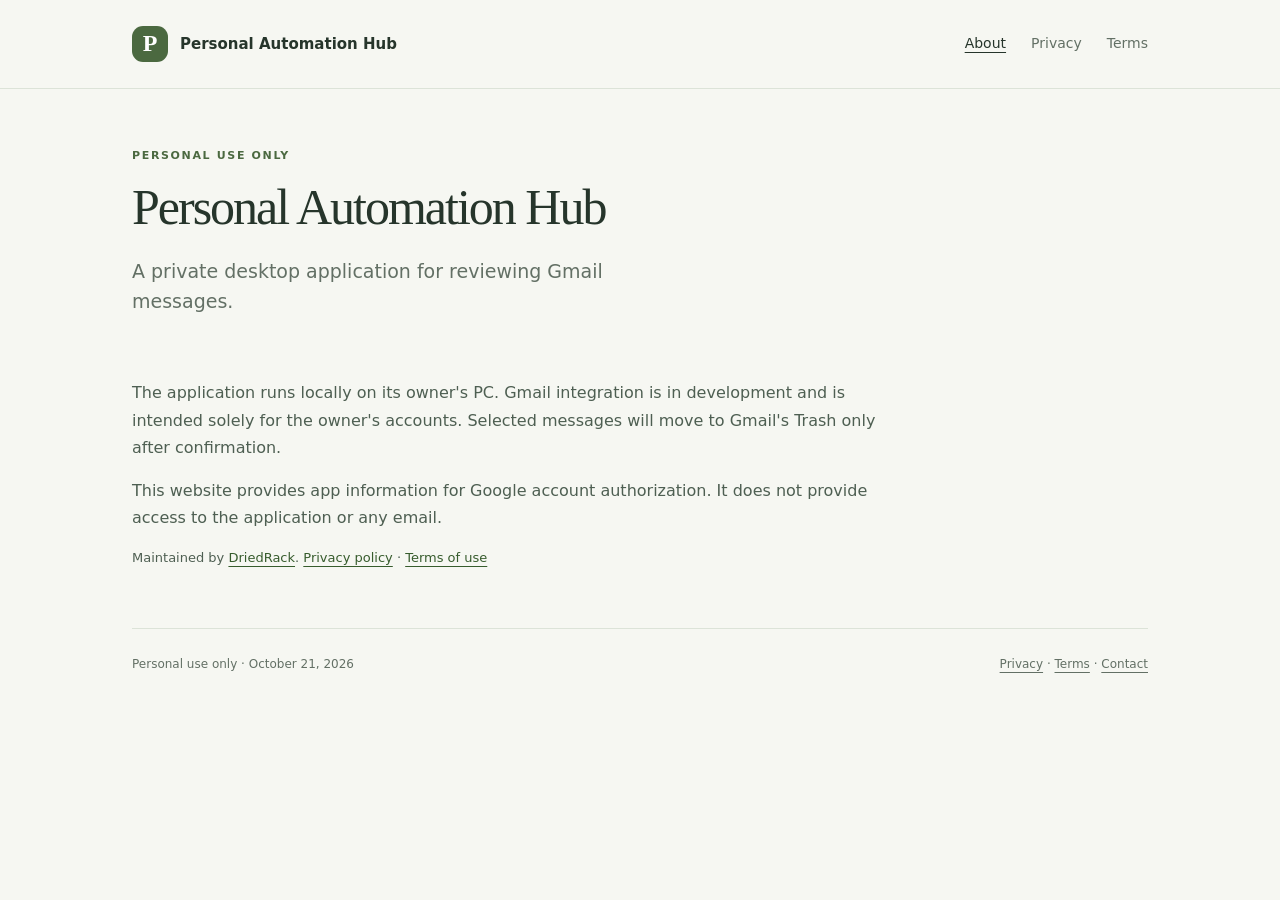
<file: index.html>
<!doctype html>
<html lang="en"><head><meta charset="utf-8"><meta name="viewport" content="width=device-width,initial-scale=1"><meta name="robots" content="noindex,follow"><meta name="description" content="Personal-use Gmail review application information and privacy."><title>About · Personal Automation Hub</title><link rel="stylesheet" href="site.css"></head>
<body><a class="skip" href="#main">Skip to content</a><header><div class="shell topbar"><a class="brand" href="index.html"><span class="mark" aria-hidden="true">P</span>Personal Automation Hub</a><nav aria-label="Main navigation"><a href="index.html" aria-current="page">About</a><a href="privacy.html">Privacy</a><a href="terms.html">Terms</a></nav></div></header>
<main id="main" class="shell"><div class="policy-intro"><div class="eyebrow">Personal use only</div><h1>Personal Automation Hub</h1><p class="lead">A private desktop application for reviewing Gmail messages.</p></div><article class="policy"><p>The application runs locally on its owner's PC. Gmail integration is in development and is intended solely for the owner's accounts. Selected messages will move to Gmail's Trash only after confirmation.</p><p>This website provides app information for Google account authorization. It does not provide access to the application or any email.</p><p class="small">Maintained by <a href="https://github.com/DriedRack">DriedRack</a>. <a href="privacy.html">Privacy policy</a> · <a href="terms.html">Terms of use</a></p></article></main>
<footer class="shell"><div class="foot"><span>Personal use only · October 21, 2026</span><span><a href="privacy.html">Privacy</a> · <a href="terms.html">Terms</a> · <a href="https://github.com/DriedRack/hub-info/issues">Contact</a></span></div></footer></body></html>
</file>
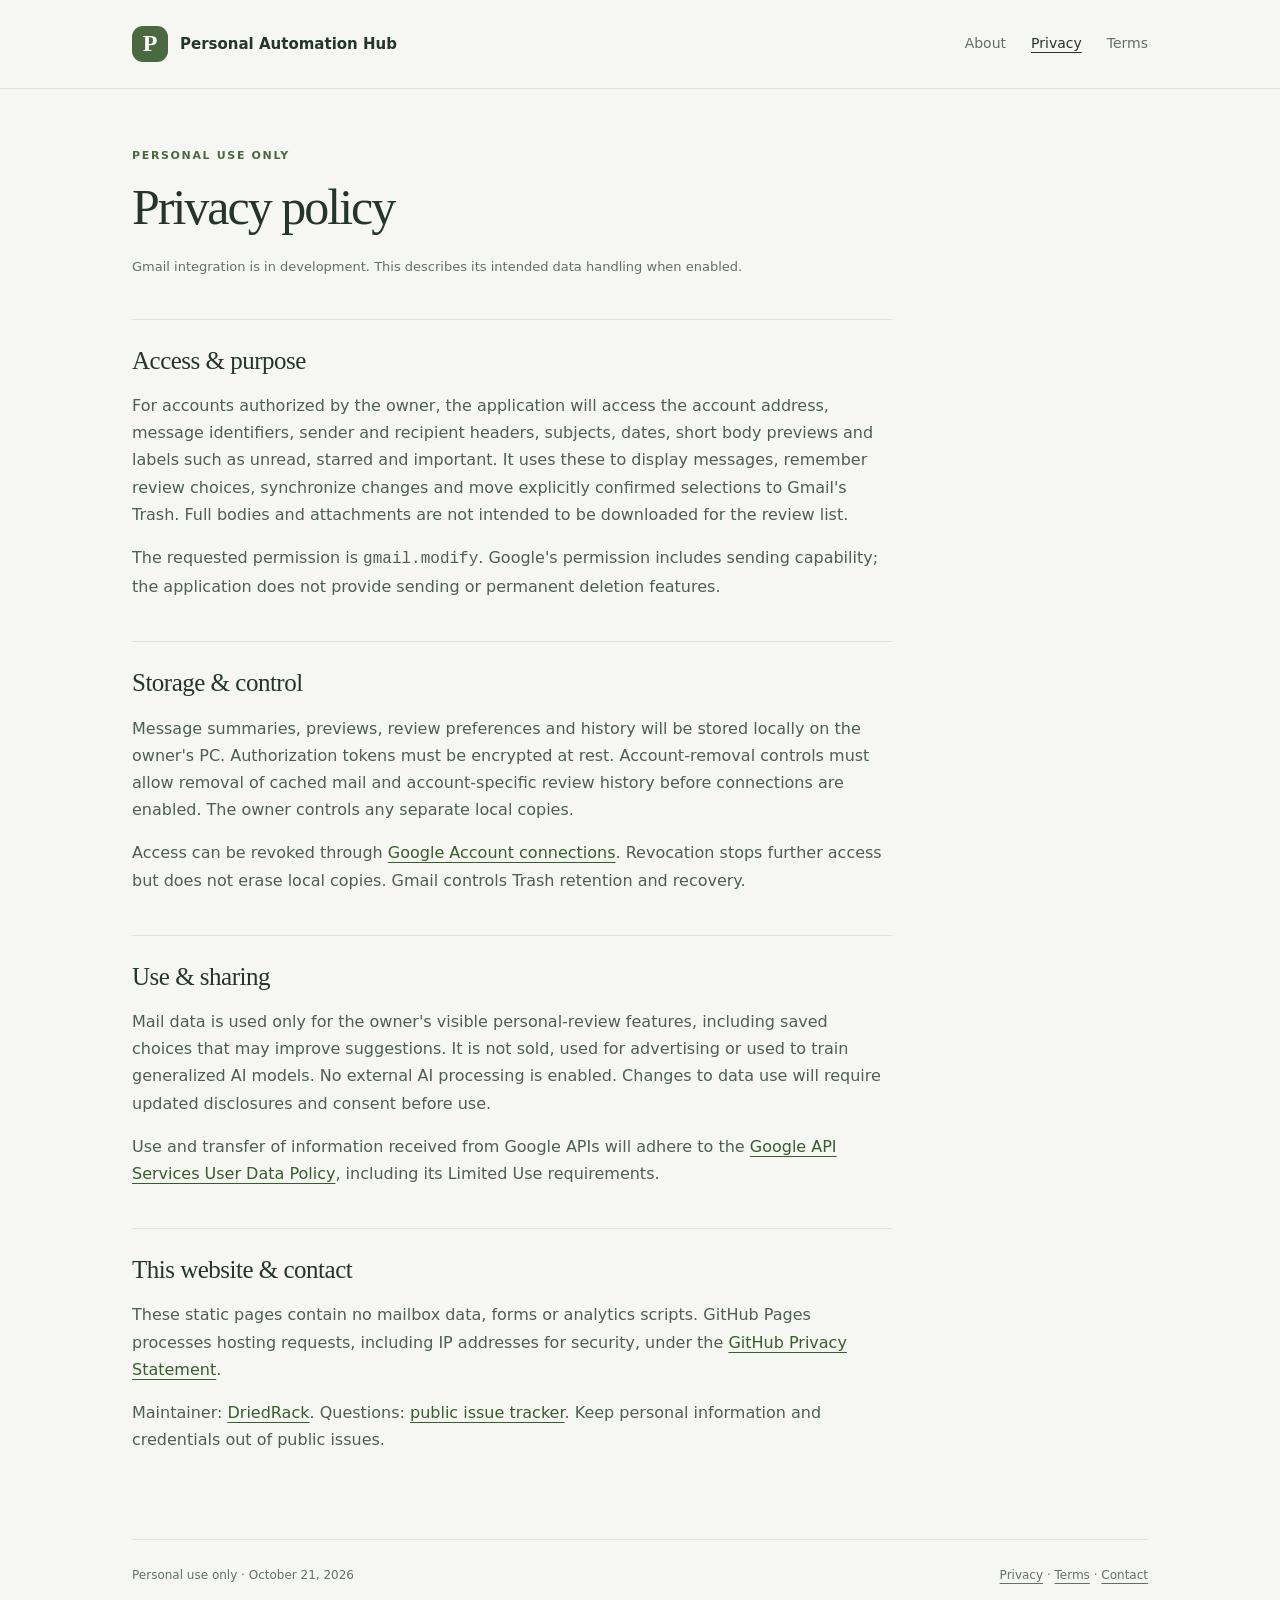
<file: privacy.html>
<!doctype html>
<html lang="en"><head><meta charset="utf-8"><meta name="viewport" content="width=device-width,initial-scale=1"><meta name="robots" content="noindex,follow"><meta name="description" content="Personal-use Gmail review application information and privacy."><title>Privacy policy · Personal Automation Hub</title><link rel="stylesheet" href="site.css"></head>
<body><a class="skip" href="#main">Skip to content</a><header><div class="shell topbar"><a class="brand" href="index.html"><span class="mark" aria-hidden="true">P</span>Personal Automation Hub</a><nav aria-label="Main navigation"><a href="index.html">About</a><a href="privacy.html" aria-current="page">Privacy</a><a href="terms.html">Terms</a></nav></div></header>
<main id="main" class="shell"><div class="policy-intro"><div class="eyebrow">Personal use only</div><h1>Privacy policy</h1><p class="small">Gmail integration is in development. This describes its intended data handling when enabled.</p></div><article class="policy">
<section><h2>Access &amp; purpose</h2><p>For accounts authorized by the owner, the application will access the account address, message identifiers, sender and recipient headers, subjects, dates, short body previews and labels such as unread, starred and important. It uses these to display messages, remember review choices, synchronize changes and move explicitly confirmed selections to Gmail's Trash. Full bodies and attachments are not intended to be downloaded for the review list.</p><p>The requested permission is <code>gmail.modify</code>. Google's permission includes sending capability; the application does not provide sending or permanent deletion features.</p></section>
<section><h2>Storage &amp; control</h2><p>Message summaries, previews, review preferences and history will be stored locally on the owner's PC. Authorization tokens must be encrypted at rest. Account-removal controls must allow removal of cached mail and account-specific review history before connections are enabled. The owner controls any separate local copies.</p><p>Access can be revoked through <a href="https://myaccount.google.com/connections">Google Account connections</a>. Revocation stops further access but does not erase local copies. Gmail controls Trash retention and recovery.</p></section>
<section><h2>Use &amp; sharing</h2><p>Mail data is used only for the owner's visible personal-review features, including saved choices that may improve suggestions. It is not sold, used for advertising or used to train generalized AI models. No external AI processing is enabled. Changes to data use will require updated disclosures and consent before use.</p><p>Use and transfer of information received from Google APIs will adhere to the <a href="https://developers.google.com/terms/api-services-user-data-policy">Google API Services User Data Policy</a>, including its Limited Use requirements.</p></section>
<section><h2>This website &amp; contact</h2><p>These static pages contain no mailbox data, forms or analytics scripts. GitHub Pages processes hosting requests, including IP addresses for security, under the <a href="https://docs.github.com/en/site-policy/privacy-policies/github-general-privacy-statement">GitHub Privacy Statement</a>.</p><p>Maintainer: <a href="https://github.com/DriedRack">DriedRack</a>. Questions: <a href="https://github.com/DriedRack/hub-info/issues">public issue tracker</a>. Keep personal information and credentials out of public issues.</p></section></article></main>
<footer class="shell"><div class="foot"><span>Personal use only · October 21, 2026</span><span><a href="privacy.html">Privacy</a> · <a href="terms.html">Terms</a> · <a href="https://github.com/DriedRack/hub-info/issues">Contact</a></span></div></footer></body></html>
</file>
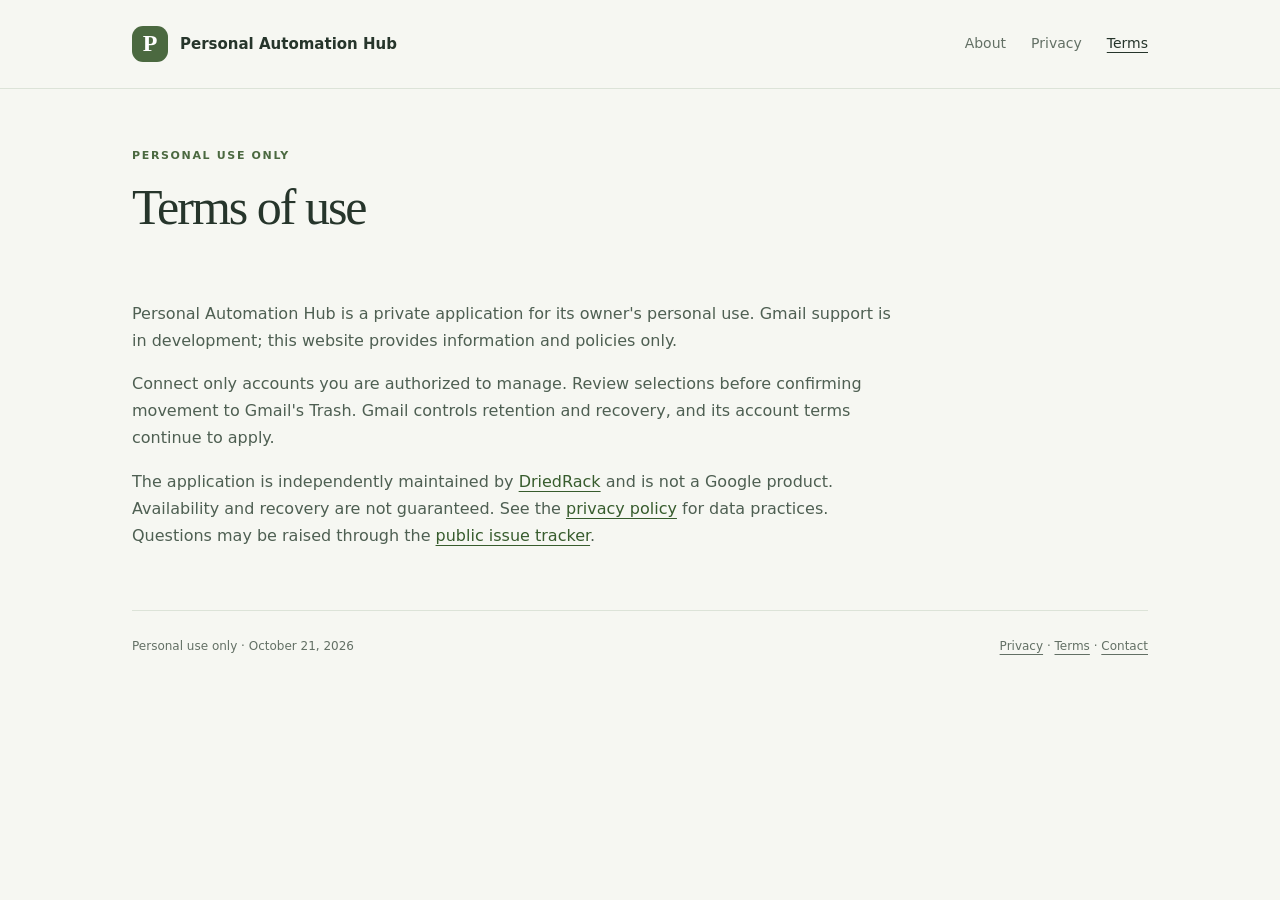
<file: terms.html>
<!doctype html>
<html lang="en"><head><meta charset="utf-8"><meta name="viewport" content="width=device-width,initial-scale=1"><meta name="robots" content="noindex,follow"><meta name="description" content="Personal-use Gmail review application information and privacy."><title>Terms of use · Personal Automation Hub</title><link rel="stylesheet" href="site.css"></head>
<body><a class="skip" href="#main">Skip to content</a><header><div class="shell topbar"><a class="brand" href="index.html"><span class="mark" aria-hidden="true">P</span>Personal Automation Hub</a><nav aria-label="Main navigation"><a href="index.html">About</a><a href="privacy.html">Privacy</a><a href="terms.html" aria-current="page">Terms</a></nav></div></header>
<main id="main" class="shell"><div class="policy-intro"><div class="eyebrow">Personal use only</div><h1>Terms of use</h1></div><article class="policy"><p>Personal Automation Hub is a private application for its owner's personal use. Gmail support is in development; this website provides information and policies only.</p><p>Connect only accounts you are authorized to manage. Review selections before confirming movement to Gmail's Trash. Gmail controls retention and recovery, and its account terms continue to apply.</p><p>The application is independently maintained by <a href="https://github.com/DriedRack">DriedRack</a> and is not a Google product. Availability and recovery are not guaranteed. See the <a href="privacy.html">privacy policy</a> for data practices. Questions may be raised through the <a href="https://github.com/DriedRack/hub-info/issues">public issue tracker</a>.</p></article></main>
<footer class="shell"><div class="foot"><span>Personal use only · October 21, 2026</span><span><a href="privacy.html">Privacy</a> · <a href="terms.html">Terms</a> · <a href="https://github.com/DriedRack/hub-info/issues">Contact</a></span></div></footer></body></html>
</file>
<file: site.css>
:root{color-scheme:light;--paper:#f6f7f2;--ink:#26352b;--muted:#637065;--line:#dce3d8;--green:#4b6940;--soft:#e9efdf;--white:#fff;--serif:Georgia,'Times New Roman',serif}
*{box-sizing:border-box}body{margin:0;background:var(--paper);color:var(--ink);font:16px/1.7 system-ui,-apple-system,'Segoe UI',sans-serif}a{color:#375c2d;text-underline-offset:4px}a:hover{color:#1a3813}a:focus-visible{outline:3px solid #6f8b53;outline-offset:5px;border-radius:3px}.skip{position:absolute;left:16px;top:-100px;padding:8px;background:#fff;z-index:2}.skip:focus{top:10px}.shell{max-width:1080px;margin:auto;padding:0 32px}header{border-bottom:1px solid var(--line)}.topbar{min-height:88px;display:flex;align-items:center;justify-content:space-between;gap:24px}.brand{display:flex;align-items:center;gap:12px;text-decoration:none;color:var(--ink);font-weight:650;font-size:15px;line-height:1.4}.mark{background:var(--green);color:#fff;width:36px;height:36px;display:grid;place-items:center;border-radius:11px;font-family:var(--serif);font-size:24px}nav{display:flex;gap:25px;flex-wrap:wrap;font-size:14px}nav a{color:var(--muted);text-decoration:none}nav a[aria-current=page]{color:var(--ink);text-decoration:underline}.eyebrow{font-size:11px;font-weight:700;letter-spacing:.15em;text-transform:uppercase;color:var(--green)}.hero{padding:78px 0 64px;display:grid;grid-template-columns:1.5fr 1fr;gap:60px;align-items:center}h1{font-family:var(--serif);font-weight:400;letter-spacing:-.04em;line-height:1.08;font-size:64px;margin:18px 0 22px}h2{font-family:var(--serif);font-size:29px;font-weight:400;letter-spacing:-.02em;line-height:1.25;margin:0 0 16px}h3{font-size:16px;margin:0 0 8px}.lead{font-size:19px;line-height:1.6;color:var(--muted);max-width:570px}.note{background:var(--soft);padding:30px;border-radius:18px;border:1px solid #dbe4cf}.note p{font-size:14px;color:#536448;margin:12px 0 0}.stamp{display:inline-block;font-size:11px;font-weight:650;border:1px solid #c8d6bb;border-radius:50px;padding:4px 12px;letter-spacing:.04em}.facts{margin:0;padding:0;list-style:none}.facts li{padding:16px 0;border-bottom:1px solid #cfdbc4;font-size:15px}.facts li:last-child{border-bottom:0;padding-bottom:0}.facts span{display:block;color:var(--muted);font-size:13px;margin-top:2px}.sections{display:grid;grid-template-columns:1fr 1fr;gap:48px;padding:36px 0 54px;border-top:1px solid var(--line)}.sections p{color:var(--muted);font-size:15px}.small{font-size:13px;color:var(--muted)}.status{display:inline-block;background:var(--soft);color:var(--green);padding:3px 9px;border-radius:6px;font:600 10px/1.8 system-ui;letter-spacing:.04em;vertical-align:middle;margin-left:7px}.policy-intro{padding:58px 0 28px;max-width:760px}.policy-intro h1{font-size:50px;margin-top:14px}.policy{max-width:760px;padding-bottom:45px}.policy section{padding:25px 0;border-top:1px solid var(--line)}.policy h2{font-size:25px}.policy p,.policy li{color:#4e5f52}.policy ul{padding-left:23px}.policy .note{padding:20px 24px;margin:0 0 26px}.policy .note p{margin:0}.foot{display:flex;justify-content:space-between;gap:22px;padding:25px 0 32px;border-top:1px solid var(--line);font-size:12px;color:var(--muted)}.foot a{color:var(--muted)}
@media(max-width:720px){.shell{padding:0 22px}.topbar{padding:20px 0;align-items:flex-start;flex-direction:column;gap:16px}nav{gap:20px}.hero{grid-template-columns:1fr;gap:26px;padding:43px 0}.hero h1{font-size:45px}.lead{font-size:17px}.note{padding:24px}.sections{grid-template-columns:1fr;gap:23px;padding:30px 0}.policy-intro{padding-top:35px}.policy-intro h1{font-size:40px}.foot{flex-direction:column;gap:8px}}
</file>
